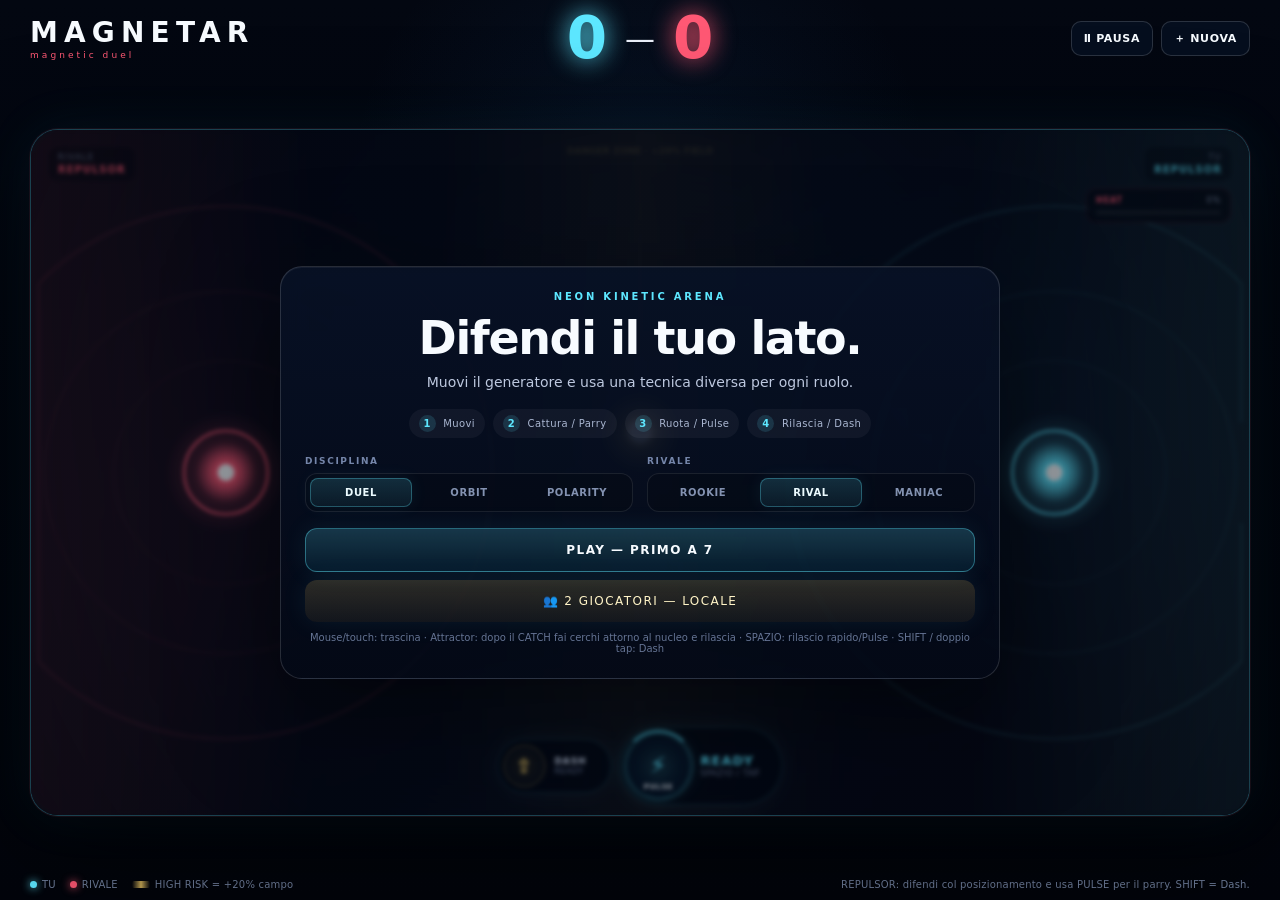
<file: index.html>
<!doctype html>
<html lang="it">
<head>
  <meta charset="utf-8" />
  <meta name="viewport" content="width=device-width,initial-scale=1,viewport-fit=cover" />
  <meta name="theme-color" content="#030711" />
  <meta name="description" content="Magnetar — magnetic arcade duel" />
  <title>Magnetar — Magnetic Duel</title>
  <link rel="stylesheet" href="style.css" />
</head>
<body>
  <main id="app">
    <header class="topbar">
      <div class="brand">
        <h1>MAGNETAR</h1>
        <span>magnetic duel</span>
      </div>
      <div class="scoreboard" aria-label="Punteggio">
        <strong id="playerScore">0</strong>
        <span>—</span>
        <strong id="cpuScore">0</strong>
      </div>
      <div class="hud-actions">
        <button id="pauseBtn" type="button">Ⅱ PAUSA</button>
        <button id="resetBtn" type="button">＋ NUOVA</button>
      </div>
    </header>

    <section id="arenaWrap" aria-label="Campo di gioco Magnetar">
      <div class="frame" id="frame">
        <canvas id="game" aria-label="Duello magnetico arcade"></canvas>

        <div id="actionFeedback" class="actionFeedback" aria-live="polite">
          <strong id="actionTitle"></strong>
          <span id="actionSub"></span>
        </div>

        <div id="rallyBadge" class="rallyBadge"></div>

        <div class="sideTag cpuTag">
          <span>RIVALE</span><strong id="cpuTypeLabel">REPULSOR</strong>
        </div>
        <div class="sideTag playerTag">
          <span>TU</span><strong id="playerTypeLabel">REPULSOR</strong>
        </div>

        <div class="roleMeter" id="roleMeter">
          <div class="roleMeterHead"><strong id="roleMeterLabel">HEAT</strong><span id="roleMeterText">0%</span></div>
          <div class="roleMeterTrack"><i id="roleMeterFill"></i></div>
        </div>

        <div class="controlDock">
          <div class="dashDock">
            <button id="dashBtn" class="dashButton" type="button" aria-label="Attiva Dash">⇧</button>
            <div><strong>DASH</strong><span id="dashState">READY</span></div>
          </div>
          <div class="pulseDock" id="pulseDock">
            <button id="pulseBtn" class="pulseButton" type="button" aria-label="Attiva Pulse">
              <span class="pulseIcon">⚡</span>
              <strong>PULSE</strong>
            </button>
            <div class="pulseMeta">
              <strong id="pulseState">READY</strong>
              <span id="pulseHint">SPAZIO / TAP</span>
            </div>
          </div>
        </div>

        <div class="matchPoint" id="matchPoint">MATCH POINT</div>

        <div class="overlay" id="menu">
          <div class="card">
            <div class="eyebrow">NEON KINETIC ARENA</div>
            <h2 id="menuTitle">Difendi il tuo lato.</h2>
            <p class="intro" id="menuIntro">Muovi il generatore e usa una tecnica diversa per ogni ruolo.</p>

            <div class="quickRules">
              <span><b>1</b> Muovi</span>
              <span><b>2</b> Cattura / Parry</span>
              <span><b>3</b> Ruota / Pulse</span>
              <span><b>4</b> Rilascia / Dash</span>
            </div>

            <div class="settingsRow">
              <div>
                <label>DISCIPLINA</label>
                <div class="segmented" role="group" aria-label="Disciplina">
                  <button data-mode="duel" class="active" type="button">DUEL</button>
                  <button data-mode="orbit" type="button">ORBIT</button>
                  <button data-mode="polarity" type="button">POLARITY</button>
                </div>
              </div>
              <div>
                <label>RIVALE</label>
                <div class="segmented" role="group" aria-label="Difficoltà rivale">
                  <button data-difficulty="rookie" type="button">ROOKIE</button>
                  <button data-difficulty="rival" class="active" type="button">RIVAL</button>
                  <button data-difficulty="maniac" type="button">MANIAC</button>
                </div>
              </div>
            </div>

            <div id="polarityChoices" class="polarityChoices" hidden>
              <label>RUOLO INIZIALE — poi si scambia dopo ogni punto</label>
              <div class="segmented compact">
                <button data-polarity="attract" class="active" type="button">ATTRACT</button>
                <button data-polarity="repel" type="button">REPEL</button>
              </div>
              <div class="roleExplainer">
                <span><b>ATTRACTOR</b> cattura → ruota il dito attorno al nucleo → rilascia sulla tangente</span>
                <span><b>REPULSOR</b> gestisce Heat → Perfect Parry</span>
              </div>
            </div>

            <button id="startBtn" class="start" type="button">PLAY — PRIMO A 7</button>
            <a class="start" href="two-player.html" style="display:block;text-decoration:none;margin-top:8px;border-color:rgba(255,214,107,.38);background:linear-gradient(180deg,rgba(255,214,107,.16),rgba(255,214,107,.06));color:#fff4c7">👥 2 GIOCATORI — LOCALE</a>
            <p class="small">Mouse/touch: trascina · Attractor: dopo il CATCH fai cerchi attorno al nucleo e rilascia · SPAZIO: rilascio rapido/Pulse · SHIFT / doppio tap: Dash</p>
          </div>
        </div>
      </div>
    </section>

    <footer>
      <div class="legend"><span><i class="dot cyan"></i>TU</span><span><i class="dot red"></i>RIVALE</span><span><i class="zoneIcon"></i>HIGH RISK = +20% campo</span></div>
      <div id="statusLine">Leggi il ruolo: Attractor usa la fionda orbitale, Repulsor para.</div>
    </footer>
  </main>
  <script src="game.js"></script>
  <script src="supercharge-ui.js"></script>
</body>
</html>
</file>
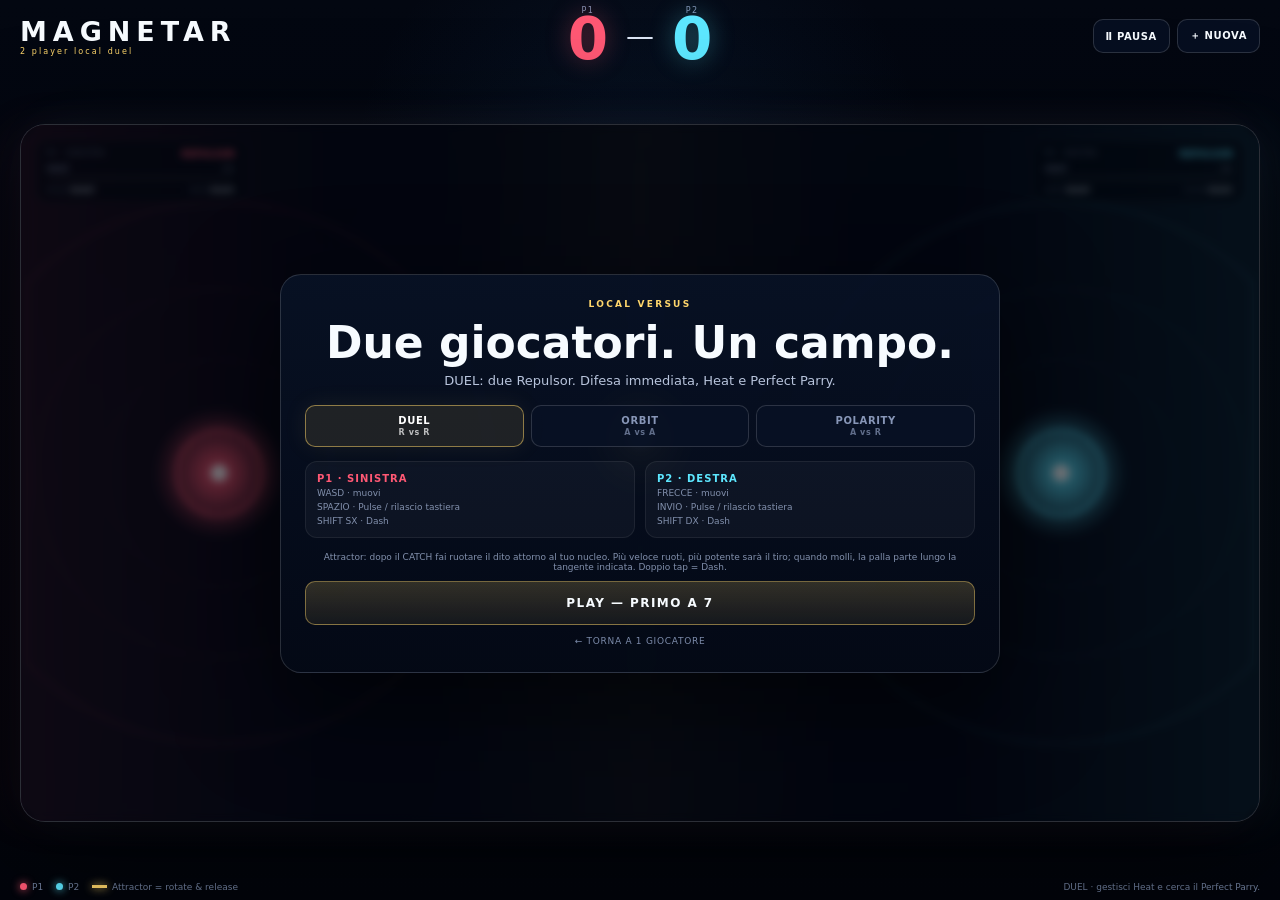
<file: two-player.html>
<!doctype html>
<html lang="it">
<head>
  <meta charset="utf-8" />
  <meta name="viewport" content="width=device-width,initial-scale=1,viewport-fit=cover" />
  <meta name="theme-color" content="#030711" />
  <meta name="description" content="Magnetar — duello magnetico locale per due giocatori" />
  <title>Magnetar — 2 Giocatori</title>
  <link rel="stylesheet" href="two-player.css" />
</head>
<body>
  <main id="app">
    <header class="topbar">
      <a class="brand" href="index.html" aria-label="Torna a Magnetar single player">
        <h1>MAGNETAR</h1><span>2 player local duel</span>
      </a>
      <div class="scoreboard" aria-label="Punteggio">
        <div class="scoreSide left"><small>P1</small><strong id="leftScore">0</strong></div>
        <span>—</span>
        <div class="scoreSide right"><small>P2</small><strong id="rightScore">0</strong></div>
      </div>
      <div class="hudActions">
        <button id="pauseBtn" type="button">Ⅱ PAUSA</button>
        <button id="resetBtn" type="button">＋ NUOVA</button>
      </div>
    </header>

    <section id="arenaWrap">
      <div id="frame" class="frame">
        <canvas id="game" aria-label="Magnetar due giocatori"></canvas>

        <div id="feedback" class="feedback" aria-live="polite"><strong id="feedbackTitle"></strong><span id="feedbackSub"></span></div>
        <div id="matchPoint" class="matchPoint">MATCH POINT</div>
        <div id="rally" class="rally"></div>

        <aside class="playerHud leftHud">
          <div class="playerName"><span>P1 · SINISTRA</span><strong id="leftRole">REPULSOR</strong></div>
          <div class="meter"><div><b id="leftMeterLabel">HEAT</b><span id="leftMeterText">0%</span></div><i><em id="leftMeterFill"></em></i></div>
          <div class="abilityRow"><span>PULSE <b id="leftPulseState">READY</b></span><span>DASH <b id="leftDashState">READY</b></span></div>
        </aside>

        <aside class="playerHud rightHud">
          <div class="playerName"><span>P2 · DESTRA</span><strong id="rightRole">REPULSOR</strong></div>
          <div class="meter"><div><b id="rightMeterLabel">HEAT</b><span id="rightMeterText">0%</span></div><i><em id="rightMeterFill"></em></i></div>
          <div class="abilityRow"><span>PULSE <b id="rightPulseState">READY</b></span><span>DASH <b id="rightDashState">READY</b></span></div>
        </aside>

        <div class="touchControls" aria-hidden="false">
          <button id="leftPulseBtn" class="touchPulse leftPulse" type="button"><span>⚡</span>P1 PULSE</button>
          <button id="rightPulseBtn" class="touchPulse rightPulse" type="button"><span>⚡</span>P2 PULSE</button>
        </div>

        <div id="menu" class="overlay">
          <div class="card">
            <div class="eyebrow">LOCAL VERSUS</div>
            <h2>Due giocatori. Un campo.</h2>
            <p id="modeHelp" class="intro">DUEL: due Repulsor. Difesa immediata, Heat e Perfect Parry.</p>

            <div class="modePicker" role="group" aria-label="Modalità">
              <button class="active" data-mode="duel" type="button">DUEL<small>R vs R</small></button>
              <button data-mode="orbit" type="button">ORBIT<small>A vs A</small></button>
              <button data-mode="polarity" type="button">POLARITY<small>A vs R</small></button>
            </div>

            <div class="controlsGrid">
              <section><b>P1 · SINISTRA</b><span>WASD · muovi</span><span>SPAZIO · Pulse / rilascio tastiera</span><span>SHIFT SX · Dash</span></section>
              <section><b>P2 · DESTRA</b><span>FRECCE · muovi</span><span>INVIO · Pulse / rilascio tastiera</span><span>SHIFT DX · Dash</span></section>
            </div>
            <p class="touchTip">Attractor: dopo il CATCH fai ruotare il dito attorno al tuo nucleo. Più veloce ruoti, più potente sarà il tiro; quando molli, la palla parte lungo la tangente indicata. Doppio tap = Dash.</p>

            <button id="startBtn" class="start" type="button">PLAY — PRIMO A 7</button>
            <a class="back" href="index.html">← TORNA A 1 GIOCATORE</a>
          </div>
        </div>
      </div>
    </section>

    <footer>
      <div><span class="dot red"></span>P1 <span class="dot cyan"></span>P2 <span class="goldLine"></span>Attractor = rotate & release</div>
      <div id="statusLine">DUEL · gestisci Heat e cerca il Perfect Parry.</div>
    </footer>
  </main>
  <script src="two-player.js"></script>
</body>
</html>
</file>
<file: style.css>
:root {
  color-scheme: dark;
  font-family: Inter, ui-sans-serif, system-ui, -apple-system, BlinkMacSystemFont, "Segoe UI", sans-serif;
  --bg:#030711; --panel:rgba(5,12,27,.78); --text:#f7fbff; --muted:#8796b8;
  --cyan:#5de7ff; --cyan2:#1bc7ef; --red:#ff5874; --gold:#ffd66b; --line:rgba(255,255,255,.13);
}
*{box-sizing:border-box}
html,body{margin:0;min-height:100%;background:var(--bg);color:var(--text)}
body{min-height:100dvh;overflow:hidden;touch-action:none;background:radial-gradient(circle at 50% 20%,rgba(34,96,165,.13),transparent 30%),linear-gradient(#030711,#02040b)}
button{font:inherit;appearance:none;border:1px solid rgba(255,255,255,.15);background:rgba(8,18,37,.72);color:var(--text);border-radius:10px;padding:9px 12px;font-size:11px;font-weight:800;letter-spacing:.06em;cursor:pointer;transition:.16s ease}
button:hover{background:rgba(255,255,255,.09);transform:translateY(-1px)}
button:active{transform:translateY(0) scale(.98)}
button:focus-visible{outline:2px solid var(--cyan);outline-offset:2px}
#app{min-height:100dvh;display:grid;grid-template-rows:auto 1fr auto;gap:10px;padding:max(10px,env(safe-area-inset-top)) max(10px,env(safe-area-inset-right)) max(10px,env(safe-area-inset-bottom)) max(10px,env(safe-area-inset-left))}
.topbar,footer{width:min(1220px,100%);margin:0 auto;display:grid;align-items:center;gap:12px}
.topbar{grid-template-columns:1fr auto 1fr;min-height:56px}
.brand h1{margin:0;font-size:clamp(18px,2.4vw,28px);letter-spacing:.22em;font-weight:700}
.brand span{display:block;margin-top:1px;color:var(--red);letter-spacing:.34em;font-size:9px;text-transform:lowercase}
.scoreboard{display:flex;align-items:center;gap:18px;font-variant-numeric:tabular-nums}
.scoreboard strong{font-size:clamp(34px,5vw,58px);line-height:.9;text-shadow:0 0 24px currentColor}
.scoreboard strong:first-child{color:var(--cyan)} .scoreboard strong:last-child{color:var(--red)}
.scoreboard span{font-size:30px;color:#e9eef8;font-weight:300}
.hud-actions{justify-self:end;display:flex;gap:8px}
#arenaWrap{min-height:0;display:grid;place-items:center;width:100%}
.frame{position:relative;width:min(1220px,100%);aspect-ratio:16/9;max-height:78dvh;border:1px solid rgba(93,231,255,.26);border-radius:28px;overflow:hidden;background:#030711;box-shadow:0 0 0 1px rgba(255,88,116,.08),0 28px 110px rgba(0,0,0,.62),0 0 52px rgba(28,173,227,.09),inset 0 0 36px rgba(54,174,255,.035)}
.frame::before{content:"";position:absolute;inset:0;pointer-events:none;z-index:3;border-radius:inherit;background:linear-gradient(90deg,rgba(255,88,116,.12),transparent 23%,transparent 77%,rgba(93,231,255,.13));mix-blend-mode:screen}
canvas{width:100%;height:100%;display:block}
.overlay{position:absolute;inset:0;display:grid;place-items:center;padding:24px;z-index:20;background:radial-gradient(circle at 50% 45%,rgba(8,20,42,.18),rgba(1,4,11,.54));backdrop-filter:blur(2px)}
.card{width:min(720px,96%);padding:24px;border:1px solid rgba(255,255,255,.14);border-radius:22px;background:linear-gradient(180deg,rgba(8,18,38,.9),rgba(4,10,23,.84));backdrop-filter:blur(18px);box-shadow:0 30px 110px rgba(0,0,0,.5),inset 0 1px rgba(255,255,255,.05);text-align:center}
.eyebrow{color:var(--cyan);font-size:10px;letter-spacing:.28em;font-weight:900}
.card h2{margin:9px 0 7px;font-size:clamp(28px,5vw,46px);letter-spacing:-.03em}
.card .intro{margin:0 auto 14px;max-width:570px;color:#bdc8df;line-height:1.5;font-size:14px}
.quickRules{display:flex;justify-content:center;gap:8px;flex-wrap:wrap;margin:16px 0 18px}
.quickRules span{padding:6px 10px;border-radius:999px;background:rgba(255,255,255,.045);color:#aab7d2;font-size:10px;letter-spacing:.04em}
.quickRules b{display:inline-grid;place-items:center;width:17px;height:17px;border-radius:50%;margin-right:4px;background:rgba(93,231,255,.14);color:var(--cyan)}
.settingsRow{display:grid;grid-template-columns:1fr 1fr;gap:14px;text-align:left}
.settingsRow label,.polarityChoices label{display:block;margin:0 0 7px;color:#7586aa;font-size:9px;font-weight:900;letter-spacing:.18em}
.segmented{display:grid;grid-template-columns:repeat(3,1fr);gap:6px;padding:4px;border:1px solid rgba(255,255,255,.09);border-radius:12px;background:rgba(0,0,0,.16)}
.segmented button{border:0;border-radius:8px;padding:9px 6px;background:transparent;color:#8392b1;font-size:10px}
.segmented button.active{background:linear-gradient(180deg,rgba(93,231,255,.16),rgba(93,231,255,.07));color:#ecfbff;box-shadow:inset 0 0 0 1px rgba(93,231,255,.3),0 0 18px rgba(93,231,255,.07)}
.segmented [data-difficulty="maniac"].active{background:linear-gradient(180deg,rgba(255,88,116,.18),rgba(255,88,116,.07));box-shadow:inset 0 0 0 1px rgba(255,88,116,.32),0 0 18px rgba(255,88,116,.08)}
.polarityChoices{margin-top:12px;text-align:left}
.segmented.compact{grid-template-columns:1fr 1fr}
.roleExplainer{display:grid;grid-template-columns:1fr 1fr;gap:7px;margin-top:8px}
.roleExplainer span{padding:8px;border-radius:9px;background:rgba(255,255,255,.035);color:#8391ad;font-size:9px;line-height:1.35}
.roleExplainer b{color:#dcefff}
.start{width:100%;margin-top:16px;padding:14px;border-radius:12px;border-color:rgba(93,231,255,.38);background:linear-gradient(180deg,rgba(93,231,255,.2),rgba(25,164,203,.10));font-size:12px;letter-spacing:.12em;box-shadow:0 0 26px rgba(93,231,255,.08)}
.small{margin:10px 0 0;color:#657494;font-size:10px}
.actionFeedback{position:absolute;left:50%;top:43%;transform:translate(-50%,-50%) scale(.92);z-index:12;text-align:center;pointer-events:none;opacity:0;transition:opacity .12s ease,transform .16s ease;filter:drop-shadow(0 8px 24px rgba(0,0,0,.65))}
.actionFeedback.show{opacity:1;transform:translate(-50%,-50%) scale(1)}
.actionFeedback strong{display:block;color:var(--gold);font-size:clamp(24px,5vw,54px);font-style:italic;letter-spacing:.035em;text-shadow:0 0 24px rgba(255,214,107,.22)}
.actionFeedback span{display:inline-block;margin-top:5px;padding:4px 10px;border:1px solid rgba(93,231,255,.24);border-radius:999px;background:rgba(2,8,18,.62);color:var(--cyan);font-size:11px;font-weight:900;letter-spacing:.14em}
.rallyBadge{position:absolute;left:50%;top:24%;transform:translateX(-50%) scale(.9);z-index:8;opacity:0;padding:5px 12px;border-radius:999px;border:1px solid rgba(255,214,107,.2);background:rgba(2,8,18,.55);color:var(--gold);font-weight:900;font-size:11px;letter-spacing:.13em;transition:.18s;pointer-events:none}
.rallyBadge.show{opacity:1;transform:translateX(-50%) scale(1)}
.sideTag{position:absolute;top:17px;z-index:7;pointer-events:none;display:grid;gap:2px;padding:6px 9px;border-radius:9px;background:rgba(2,7,16,.34);backdrop-filter:blur(6px)}
.sideTag span{font-size:8px;color:#71809e;letter-spacing:.18em}.sideTag strong{font-size:10px;letter-spacing:.1em}
.cpuTag{left:18px}.cpuTag strong{color:var(--red)}.playerTag{right:18px;text-align:right}.playerTag strong{color:var(--cyan)}
.roleMeter{position:absolute;right:18px;top:58px;z-index:8;width:145px;padding:7px 9px;border:1px solid rgba(93,231,255,.16);border-radius:10px;background:rgba(2,8,18,.62);backdrop-filter:blur(8px);pointer-events:none}
.roleMeterHead{display:flex;justify-content:space-between;gap:8px;margin-bottom:5px;font-size:8px;letter-spacing:.12em}
.roleMeterHead strong{color:var(--cyan)}.roleMeterHead span{color:#9aabc8}
.roleMeterTrack{height:5px;border-radius:999px;overflow:hidden;background:rgba(255,255,255,.07)}
.roleMeterTrack i{display:block;width:0;height:100%;border-radius:inherit;background:linear-gradient(90deg,var(--cyan2),var(--cyan));box-shadow:0 0 12px rgba(93,231,255,.4);transition:width .08s linear}
.roleMeter.heat{border-color:rgba(255,88,116,.16)}.roleMeter.heat .roleMeterHead strong{color:var(--red)}.roleMeter.heat .roleMeterTrack i{background:linear-gradient(90deg,var(--gold),var(--red));box-shadow:0 0 12px rgba(255,88,116,.35)}
.controlDock{position:absolute;left:50%;bottom:10px;transform:translateX(-50%);z-index:9;display:flex;align-items:center;gap:8px}
.pulseDock,.dashDock{display:flex;align-items:center;gap:9px;padding:5px 9px 5px 5px;border:1px solid rgba(93,231,255,.18);border-radius:999px;background:rgba(2,8,18,.72);backdrop-filter:blur(10px);box-shadow:0 0 28px rgba(93,231,255,.07)}
.pulseButton{position:relative;display:grid;place-items:center;width:66px;height:66px;border-radius:50%;padding:0;border:1px solid rgba(93,231,255,.5);background:radial-gradient(circle,rgba(93,231,255,.2),rgba(6,18,36,.94) 58%,rgba(2,7,16,.98));box-shadow:0 0 18px rgba(93,231,255,.14),inset 0 0 20px rgba(93,231,255,.08)}
.pulseButton::after{content:"";position:absolute;inset:-4px;border:2px solid rgba(93,231,255,.17);border-radius:50%;border-top-color:var(--cyan);transform:rotate(var(--pulse-rotation,0deg));transition:transform .16s linear}
.pulseButton.cooldown,.dashButton.cooldown{filter:saturate(.35);opacity:.48}
.pulseButton.firing{animation:pulseFire .23s ease-out}
.pulseIcon{font-size:23px;line-height:1;color:var(--cyan)}.pulseButton strong{position:absolute;bottom:7px;font-size:7px;letter-spacing:.12em}
.pulseMeta{display:grid;gap:1px;min-width:72px}.pulseMeta strong{font-size:13px;color:var(--cyan);letter-spacing:.08em}.pulseMeta span{font-size:8px;color:#7584a4;letter-spacing:.08em}
.dashDock{padding:5px 8px 5px 5px}.dashDock>div{display:grid;gap:1px;min-width:48px}.dashDock>div strong{font-size:9px;color:#dbe8ff;letter-spacing:.1em}.dashDock>div span{font-size:8px;color:#7383a5;letter-spacing:.06em}
.dashButton{display:grid;place-items:center;width:42px;height:42px;padding:0;border-radius:50%;border-color:rgba(255,214,107,.32);color:var(--gold);font-size:20px;background:radial-gradient(circle,rgba(255,214,107,.10),rgba(4,11,24,.95))}
.matchPoint{position:absolute;left:50%;top:14%;transform:translateX(-50%);z-index:8;opacity:0;color:var(--gold);font-weight:950;font-size:clamp(15px,2.4vw,27px);letter-spacing:.15em;text-shadow:0 0 22px rgba(255,214,107,.28);transition:.2s}
.matchPoint.show{opacity:1;animation:matchPulse 1s ease-in-out infinite alternate}
footer{grid-template-columns:1fr auto;color:#71809e;font-size:10px;letter-spacing:.02em}.legend{display:flex;align-items:center;gap:14px;flex-wrap:wrap}.dot{display:inline-block;width:7px;height:7px;border-radius:50%;margin-right:5px}.cyan{background:var(--cyan);box-shadow:0 0 9px var(--cyan)}.red{background:var(--red);box-shadow:0 0 9px var(--red)}.zoneIcon{display:inline-block;width:18px;height:7px;margin-right:5px;border-radius:2px;background:linear-gradient(90deg,transparent,rgba(255,214,107,.8),transparent)}
@keyframes pulseFire{50%{transform:scale(1.12);box-shadow:0 0 42px rgba(93,231,255,.48),inset 0 0 28px rgba(93,231,255,.23)}}
@keyframes matchPulse{from{filter:brightness(1)}to{filter:brightness(1.5)}}
@media (max-width:760px){
  #app{padding:7px;gap:6px}.topbar{grid-template-columns:1fr auto auto;min-height:44px}.brand span{display:none}.brand h1{font-size:15px}.scoreboard{gap:9px}.scoreboard strong{font-size:30px}.scoreboard span{font-size:18px}.hud-actions{gap:4px}.hud-actions button{padding:7px 8px;font-size:8px}.frame{border-radius:16px;max-height:82dvh}.overlay{padding:10px}.card{padding:14px;border-radius:16px}.card h2{font-size:25px}.card .intro{font-size:11px}.settingsRow{grid-template-columns:1fr;gap:8px}.quickRules{margin:10px 0}.segmented button{padding:7px 4px;font-size:9px}.start{margin-top:10px;padding:11px}.small{font-size:8px}.sideTag{display:none}.roleExplainer{grid-template-columns:1fr}.roleMeter{right:7px;top:7px;width:112px;transform:scale(.82);transform-origin:top right}.controlDock{bottom:5px;transform:translateX(-50%) scale(.74);transform-origin:bottom center}footer{display:none}.actionFeedback strong{font-size:25px}.actionFeedback span{font-size:8px}.rallyBadge{top:18%;font-size:8px}
}
</file>
<file: two-player.css>
:root{color-scheme:dark;font-family:Inter,ui-sans-serif,system-ui,-apple-system,BlinkMacSystemFont,"Segoe UI",sans-serif;--bg:#030711;--text:#f7fbff;--muted:#8493b4;--cyan:#5de7ff;--red:#ff5874;--gold:#ffd66b}
*{box-sizing:border-box}html,body{margin:0;min-height:100%;background:var(--bg);color:var(--text)}body{min-height:100dvh;overflow:hidden;touch-action:none;background:radial-gradient(circle at 50% 20%,rgba(34,96,165,.13),transparent 30%),linear-gradient(#030711,#02040b)}button,a{font:inherit}button{cursor:pointer}#app{min-height:100dvh;display:grid;grid-template-rows:auto 1fr auto;gap:9px;padding:max(8px,env(safe-area-inset-top)) max(8px,env(safe-area-inset-right)) max(8px,env(safe-area-inset-bottom)) max(8px,env(safe-area-inset-left))}
.topbar,footer{width:min(1240px,100%);margin:auto;display:grid;align-items:center;gap:12px}.topbar{grid-template-columns:1fr auto 1fr;min-height:54px}.brand{text-decoration:none;color:inherit}.brand h1{margin:0;font-size:clamp(17px,2.2vw,27px);letter-spacing:.22em}.brand span{display:block;color:var(--gold);font-size:8px;letter-spacing:.26em}.scoreboard{display:flex;align-items:center;gap:18px}.scoreboard>span{color:#dce5f5;font-size:28px}.scoreSide{display:grid;justify-items:center;line-height:.85}.scoreSide small{font-size:8px;letter-spacing:.18em;color:var(--muted)}.scoreSide strong{font-size:clamp(34px,5vw,58px)}.scoreSide.left strong{color:var(--red);text-shadow:0 0 25px rgba(255,88,116,.35)}.scoreSide.right strong{color:var(--cyan);text-shadow:0 0 25px rgba(93,231,255,.35)}.hudActions{justify-self:end;display:flex;gap:7px}.hudActions button,.modePicker button,.start,.touchPulse{border:1px solid rgba(255,255,255,.15);background:rgba(8,18,37,.76);color:var(--text);border-radius:10px;padding:9px 12px;font-weight:850;font-size:10px;letter-spacing:.06em}.hudActions button:hover,.modePicker button:hover{background:rgba(255,255,255,.09)}
#arenaWrap{min-height:0;display:grid;place-items:center}.frame{position:relative;width:min(1240px,100%);aspect-ratio:16/9;max-height:80dvh;border:1px solid rgba(255,255,255,.16);border-radius:25px;overflow:hidden;background:#030711;box-shadow:0 25px 110px rgba(0,0,0,.65),-16px 0 45px rgba(255,88,116,.06),16px 0 45px rgba(93,231,255,.07)}.frame::after{content:"";position:absolute;inset:0;pointer-events:none;z-index:2;background:linear-gradient(90deg,rgba(255,88,116,.10),transparent 25%,transparent 75%,rgba(93,231,255,.10))}canvas{width:100%;height:100%;display:block}
.overlay{position:absolute;inset:0;z-index:30;display:grid;place-items:center;padding:22px;background:rgba(1,4,11,.55);backdrop-filter:blur(4px)}.card{width:min(720px,96%);padding:24px;border:1px solid rgba(255,255,255,.15);border-radius:21px;background:linear-gradient(180deg,rgba(8,18,38,.92),rgba(4,10,23,.88));box-shadow:0 30px 100px rgba(0,0,0,.55);text-align:center}.eyebrow{font-size:9px;font-weight:900;letter-spacing:.25em;color:var(--gold)}.card h2{margin:8px 0 5px;font-size:clamp(27px,4.7vw,44px)}.intro{color:#b8c4dc;font-size:13px;margin:0 auto 17px}.modePicker{display:grid;grid-template-columns:repeat(3,1fr);gap:7px}.modePicker button{display:grid;gap:2px;color:#8796b7}.modePicker button small{font-size:8px;opacity:.7}.modePicker button.active{color:#fff;border-color:rgba(255,214,107,.5);background:rgba(255,214,107,.10);box-shadow:0 0 25px rgba(255,214,107,.08)}.controlsGrid{display:grid;grid-template-columns:1fr 1fr;gap:10px;margin:14px 0}.controlsGrid section{display:grid;gap:4px;padding:11px;border-radius:12px;text-align:left;background:rgba(255,255,255,.035);border:1px solid rgba(255,255,255,.07)}.controlsGrid section:first-child b{color:var(--red)}.controlsGrid section:last-child b{color:var(--cyan)}.controlsGrid b{font-size:10px;letter-spacing:.1em}.controlsGrid span,.touchTip{color:#8290ad;font-size:9px}.start{width:100%;padding:14px;border-color:rgba(255,214,107,.42);background:linear-gradient(180deg,rgba(255,214,107,.18),rgba(255,214,107,.07));font-size:12px;letter-spacing:.12em}.back{display:inline-block;margin-top:11px;color:#7d8cab;font-size:9px;text-decoration:none;letter-spacing:.08em}
.playerHud{position:absolute;top:15px;z-index:8;width:210px;padding:8px 10px;border-radius:12px;background:rgba(2,7,16,.58);border:1px solid rgba(255,255,255,.08);backdrop-filter:blur(8px);pointer-events:none}.leftHud{left:15px}.rightHud{right:15px;text-align:right}.playerName{display:flex;justify-content:space-between;gap:8px}.playerName span{font-size:7px;color:#7d8aa6;letter-spacing:.12em}.playerName strong{font-size:9px}.leftHud .playerName strong{color:var(--red)}.rightHud .playerName strong{color:var(--cyan)}.meter{margin-top:6px}.meter>div{display:flex;justify-content:space-between;font-size:7px;letter-spacing:.08em;color:#8c99b4}.meter i{display:block;height:4px;margin-top:3px;border-radius:10px;background:rgba(255,255,255,.07);overflow:hidden}.meter em{display:block;width:0;height:100%;background:var(--gold);transition:width .06s linear}.abilityRow{display:flex;justify-content:space-between;margin-top:6px;color:#6f7d99;font-size:6px;letter-spacing:.08em}.abilityRow b{color:#e8f5ff}.rightHud .abilityRow{flex-direction:row-reverse}
.feedback{position:absolute;left:50%;top:43%;z-index:14;transform:translate(-50%,-50%) scale(.92);opacity:0;text-align:center;pointer-events:none;transition:.14s}.feedback.show{opacity:1;transform:translate(-50%,-50%) scale(1)}.feedback strong{display:block;color:var(--gold);font-size:clamp(23px,5vw,50px);font-style:italic;text-shadow:0 0 25px rgba(255,214,107,.25)}.feedback span{display:inline-block;margin-top:3px;padding:4px 9px;border-radius:999px;background:rgba(2,8,18,.75);color:#d9e5f6;font-size:9px;letter-spacing:.12em}.matchPoint{position:absolute;left:50%;top:13%;z-index:7;transform:translateX(-50%);opacity:0;color:var(--gold);font-weight:950;letter-spacing:.15em}.matchPoint.show{opacity:1;animation:flash .8s ease-in-out infinite alternate}.rally{position:absolute;left:50%;top:22%;z-index:7;transform:translateX(-50%);color:#cbd6e8;font-size:10px;font-weight:900;letter-spacing:.12em;opacity:0}.rally.show{opacity:1}
.touchControls{position:absolute;inset:auto 12px 10px;z-index:10;display:flex;justify-content:space-between;pointer-events:none}.touchPulse{pointer-events:auto;width:92px;height:46px;padding:6px;border-radius:999px;opacity:.82}.touchPulse span{display:block;font-size:15px}.leftPulse{border-color:rgba(255,88,116,.42);color:#ffe9ed}.rightPulse{border-color:rgba(93,231,255,.42);color:#e7fbff}
footer{grid-template-columns:1fr auto;color:#71809e;font-size:9px}.dot{display:inline-block;width:7px;height:7px;border-radius:50%;margin:0 5px 0 10px}.dot:first-child{margin-left:0}.red{background:var(--red);box-shadow:0 0 8px var(--red)}.cyan{background:var(--cyan);box-shadow:0 0 8px var(--cyan)}.goldLine{display:inline-block;width:15px;height:3px;margin:0 5px 2px 10px;background:var(--gold);box-shadow:0 0 8px var(--gold)}
@keyframes flash{to{filter:brightness(1.6);transform:translateX(-50%) scale(1.04)}}
@media (pointer:fine){.touchControls{display:none}}@media (max-width:760px){#app{padding:6px;gap:5px}.topbar{grid-template-columns:1fr auto auto}.brand span{display:none}.brand h1{font-size:14px}.scoreboard{gap:8px}.scoreSide strong{font-size:28px}.scoreboard>span{font-size:17px}.hudActions button{padding:6px 7px;font-size:7px}.frame{border-radius:15px;max-height:83dvh}.overlay{padding:8px}.card{padding:13px}.card h2{font-size:24px}.intro{font-size:10px}.controlsGrid{gap:6px;margin:8px 0}.controlsGrid section{padding:7px}.touchTip{margin:5px 0}.start{padding:10px}.playerHud{width:145px;top:7px;padding:5px 7px}.leftHud{left:7px}.rightHud{right:7px}.playerName span{display:none}.abilityRow{display:none}.feedback strong{font-size:24px}footer{display:none}}
</file>
